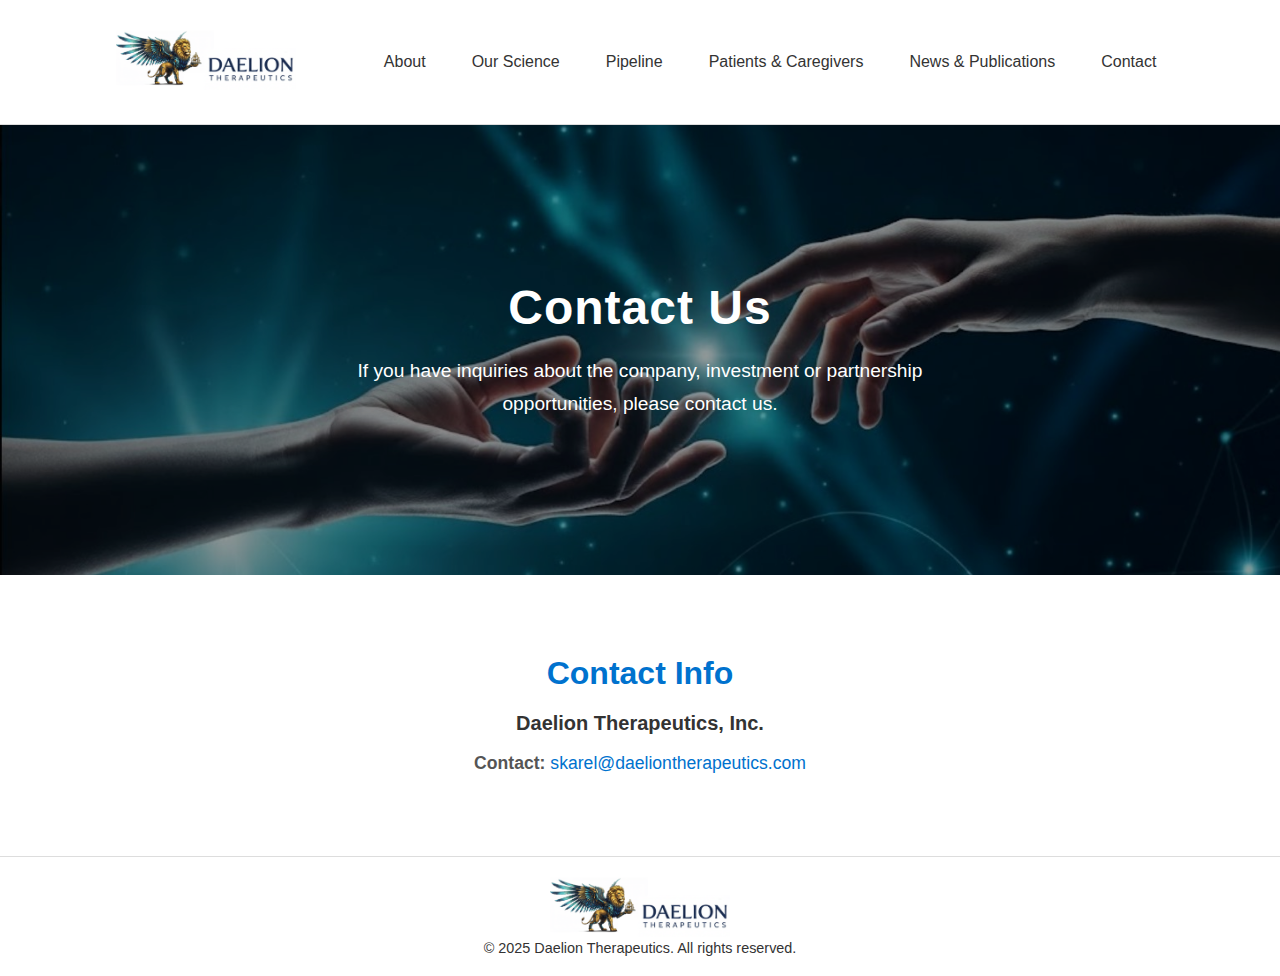
<file: contact/index.html>
<!DOCTYPE html>
<!--CONTACT US-->
<html lang="en">
<head>
  <meta charset="UTF-8" />
  <meta name="viewport" content="width=device-width, initial-scale=1.0" />
  <title>Contact Us</title>
  <link rel="stylesheet" href="../css/style.css" />
</head>
<body>
  <!-- Header -->
  <header>
    <div class="header-container">
      <div class="logo">
		  <a href="../index.html">
			<img src="../images/placeholder-logo.png" alt="Daelion Therapeutics Logo" />
		  </a>
      </div>
    <!-- Hidden checkbox toggle for mobile -->
    <input type="checkbox" id="menu-toggle" class="menu-toggle" />
    <label for="menu-toggle" class="hamburger">
      <span></span>
      <span></span>
      <span></span>
    </label>
	
      <nav id="main-nav" >
        <ul class="nav-links">
          <li class="dropdown">
            <a href = "#">About</a>
            <ul class="dropdown-content">
              <li><a href="../mission/index.html">Mission</a></li>
              <li><a href="../leadership/index.html">Leadership</a></li>
            </ul>
          </li>
          <li class="dropdown">
            <a href="../odetiglucan/index.html">Our Science</a>
          </li>
          <li class="dropdown">
            <a href="../pipeline/index.html">Pipeline</a>
          </li>
          <li class="dropdown">
            <a href="../patients-and-caregivers/index.html">Patients & Caregivers</a>
          </li>
          <li class="dropdown">
            <a href="../news-publications/index.html">News & Publications</a>
          </li>
          <li><a href="../contact/index.html">Contact</a></li>
        </ul>
      </nav>
    </div>
  </header>

  <!-- Hero Section with Image -->
  <section class="hero">
    <img 
      src="../images/contactus.jpg" 
      alt="Immunotherapy Hero Image" 
      class="hero-image"
    />
    <div class="hero-overlay">
      <div class="hero-text">
        <h1>Contact Us</h1>
        <p>
          If you have inquiries about the company, investment or partnership opportunities, please contact us.
        </p>
      </div>
    </div>
  </section>

  <main>

<!-- Contact Us Section -->
<!-- Contact Section -->
<!-- Contact Section -->
<section class="contact-section white-bg">
  <div class="section-container contact-container">
    <div class="contact-info" style="max-width: 600px; margin: 0 auto;">
      <h2>Contact Info</h2>
      
      <div class="facility">
        <h3>Daelion Therapeutics, Inc.</h3>
        <address>
        </address>
        <p></p>
      </div>
      
      <div class="contact-emails">
        <p><strong>Contact:</strong> <a href="mailto:skarel@daeliontherapeutics.com">skarel@daeliontherapeutics.com</a></p>
      </div>
    </div>
  </div>
</section>




  </main>

  <!-- Footer -->
  <footer class="site-footer">
    <div class="footer-content">
      <div class="footer-logo">
        <img src="../images/placeholder-logo.png" alt="Daelion Therapeutics Logo" />
      </div>
      <p>© 2025 Daelion Therapeutics. All rights reserved.</p>
    </div>
  </footer>

  <script src="../js/script.js"></script>
</body>
</html>
</file>
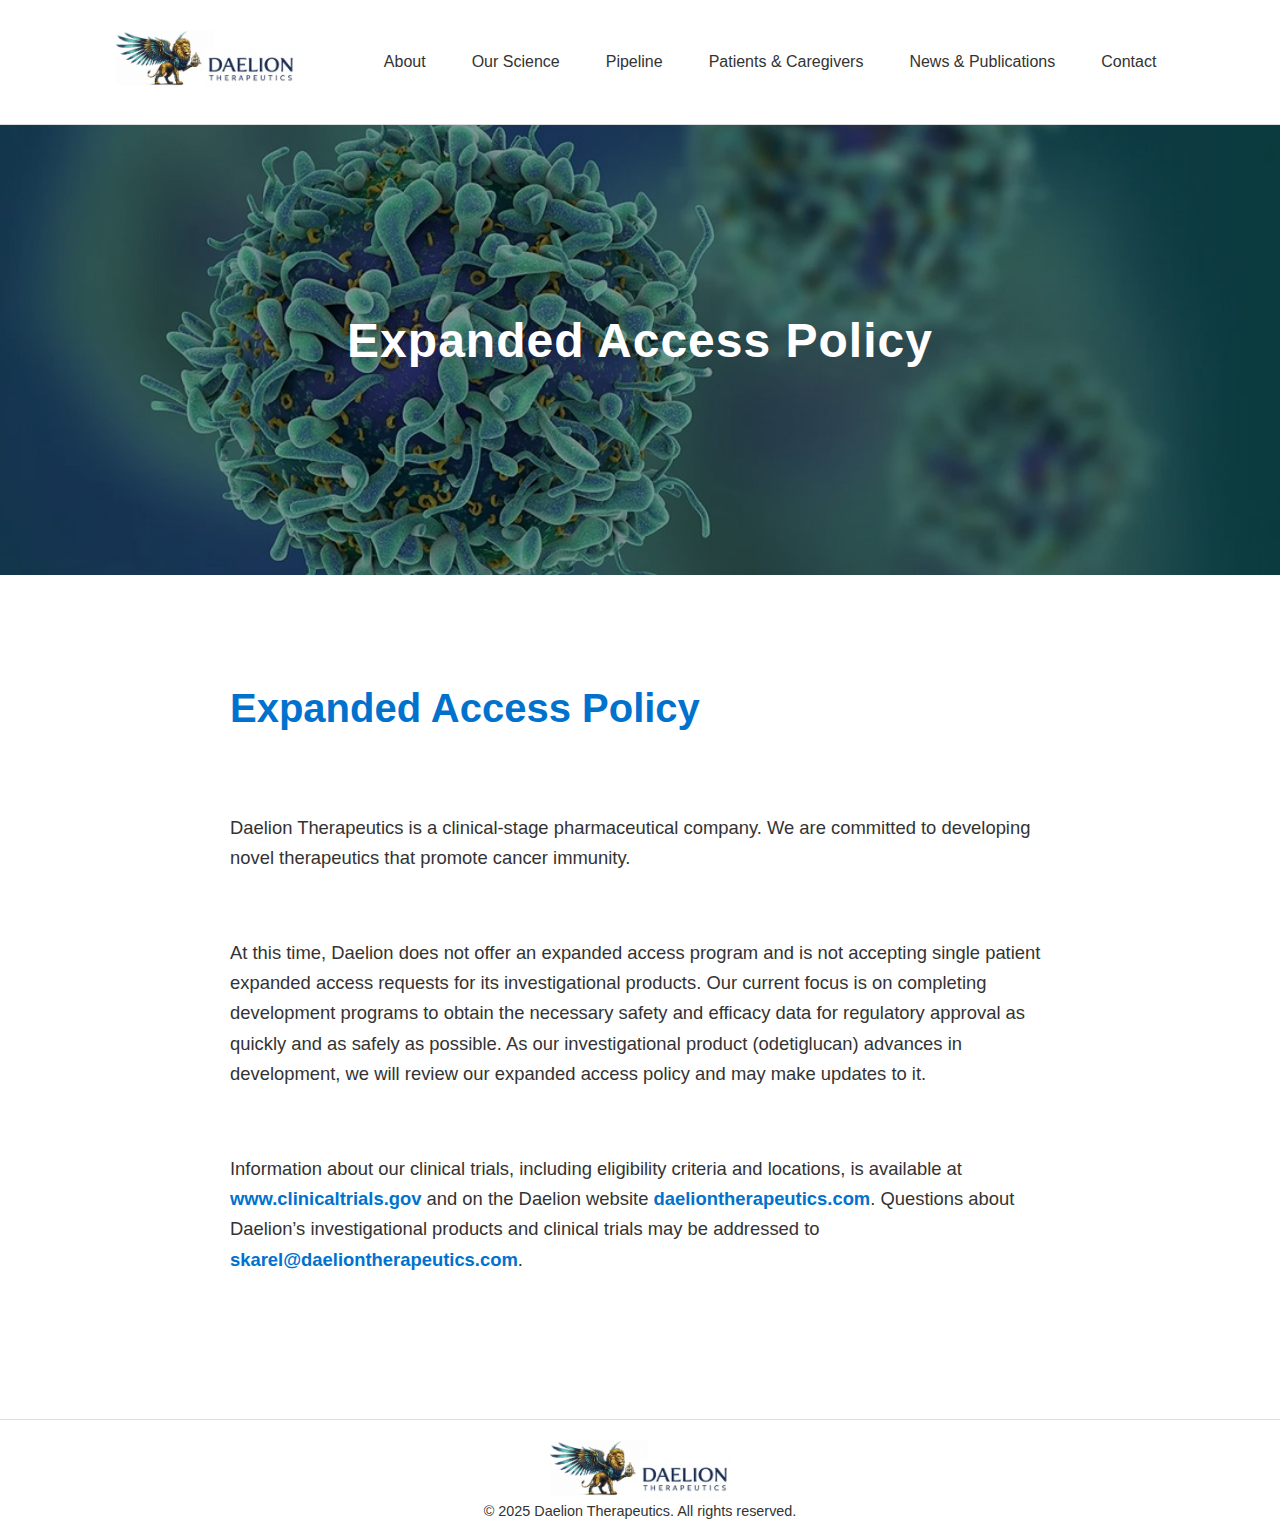
<file: expanded-access-policy/index.html>
<!DOCTYPE html>
<!--EXPANDED ACCESS POLICY-->
<html lang="en">
<head>
  <meta charset="UTF-8" />
  <meta name="viewport" content="width=device-width, initial-scale=1.0" />
  <title>Expanded Access Policy</title>
  <link rel="stylesheet" href="../css/style.css" />
</head>
<body>
  <!-- Header -->
  <header>
    <div class="header-container">
      <div class="logo">
		  <a href="../">
			<img src="../images/placeholder-logo.png" alt="Daelion Therapeutics Logo" />
		  </a>
      </div>
     <!-- Hidden checkbox toggle for mobile -->
    <input type="checkbox" id="menu-toggle" class="menu-toggle" />
    <label for="menu-toggle" class="hamburger">
      <span></span>
      <span></span>
      <span></span>
    </label>
	
      <nav id="main-nav" >
        <ul class="nav-links">
          <li class="dropdown">
            <a href = "#">About</a>
            <ul class="dropdown-content">
              <li><a href="../mission/">Mission</a></li>
              <li><a href="../leadership/">Leadership</a></li>
            </ul>
          </li>
          <li class="dropdown">
            <a href="../odetiglucan/">Our Science</a>
          </li>
          <li class="dropdown">
            <a href="../pipeline/">Pipeline</a>
          </li>
          <li class="dropdown">
            <a href="../patients-and-caregivers/">Patients & Caregivers</a>
          </li>
          <li class="dropdown">
            <a href="../news-publications/">News & Publications</a>
          </li>
          <li><a href="../contact/">Contact</a></li>
        </ul>
      </nav>
    </div>
  </header>

  <!-- Hero Section with Image -->
  <section class="hero">
    <img 
      src="../images/background_1.jpg" 
      alt="Immunotherapy Hero Image" 
      class="hero-image"
    />
    <div class="hero-overlay">
      <div class="hero-text">
        <h1>Expanded Access Policy</h1>
        <p>
	
        </p>
      </div>
    </div>
  </section>

  <main>
<!-- Expanded Access Policy Section -->
<!-- Expanded Access Policy Section -->
<section class="expanded-access-section white-bg">
  <div class="section-container expanded-access-container">
    <h2>Expanded Access Policy</h2>
    <p>
      Daelion Therapeutics is a clinical-stage pharmaceutical company. We are committed to developing novel therapeutics that promote cancer immunity.
    </p>
    <p>
      At this time, Daelion does not offer an expanded access program and is not accepting single patient expanded access requests for its investigational products. Our current focus is on completing development programs to obtain the necessary safety and efficacy data for regulatory approval as quickly and as safely as possible. As our investigational product (odetiglucan) advances in development, we will review our expanded access policy and may make updates to it.
    </p>
    <p>
      Information about our clinical trials, including eligibility criteria and locations, is available at <a href="https://www.clinicaltrials.gov" target="_blank" rel="noopener noreferrer">www.clinicaltrials.gov</a> and on the Daelion website <a href="home.html" target="_blank" rel="noopener noreferrer">daeliontherapeutics.com</a>. Questions about Daelion’s investigational products and clinical trials may be addressed to <a href="mailto:skarel@daeliontherapeutics.com">skarel@daeliontherapeutics.com</a>.
    </p>
  </div>
</section>


	
  </main>

  <!-- Footer -->
  <footer class="site-footer">
    <div class="footer-content">
      <div class="footer-logo">
        <img src="../images/placeholder-logo.png" alt="Daelion Therapeutics Logo" />
      </div>
      <p>© 2025 Daelion Therapeutics. All rights reserved.</p>
    </div>
  </footer>

  <script src="../js/script.js"></script>
</body>
</html>
</file>
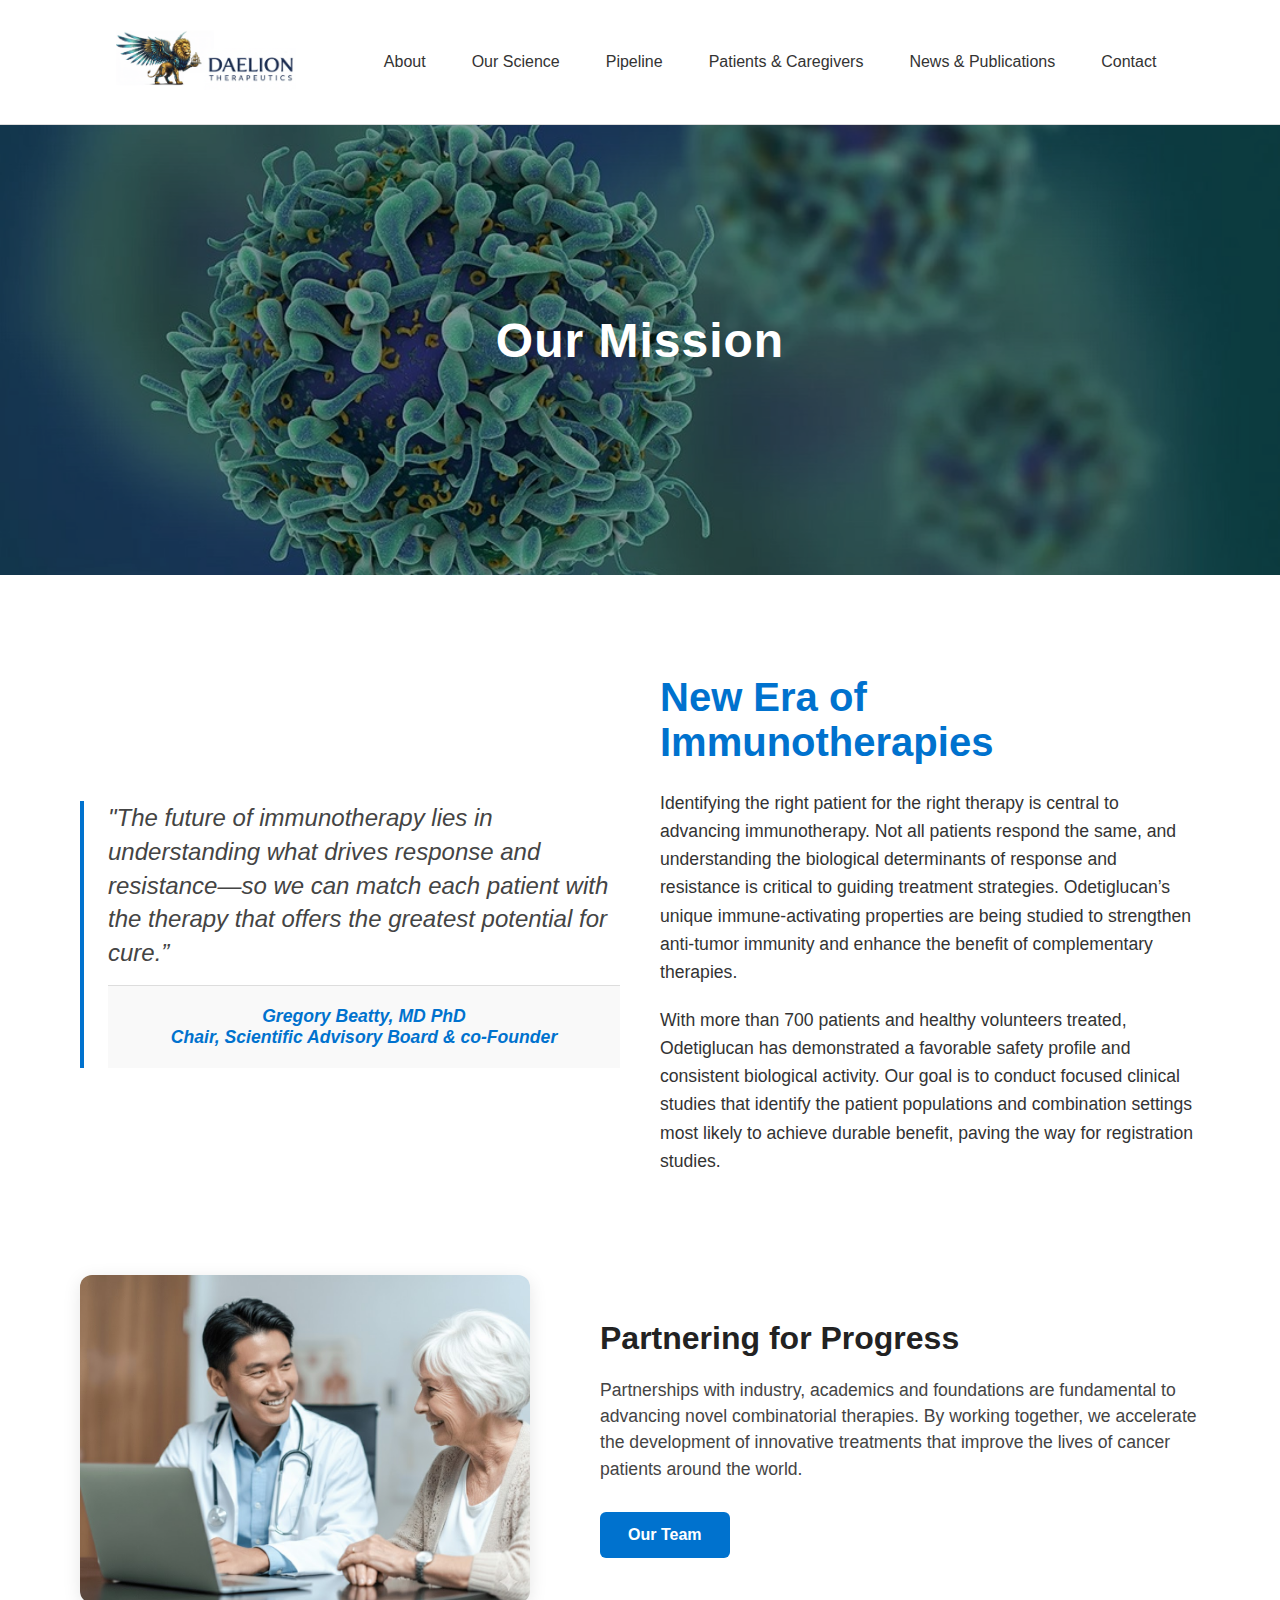
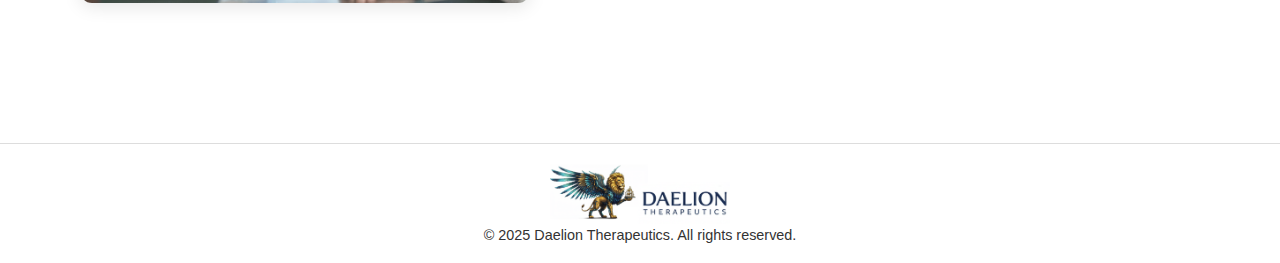
<file: mission/index.html>
<!DOCTYPE html>
<!--MISSION-->
<html lang="en">
<head>
  <meta charset="UTF-8" />
  <meta name="viewport" content="width=device-width, initial-scale=1.0" />
  <title>Our Mission</title>
  <link rel="stylesheet" href="../css/style.css" />
</head>
<body>
  <!-- Header -->
  <header>
    <div class="header-container">
      <div class="logo">
		  <a href="../">
			<img src="../images/placeholder-logo.png" alt="Daelion Therapeutics Logo" />
		  </a>
      </div>
     <!-- Hidden checkbox toggle for mobile -->
    <input type="checkbox" id="menu-toggle" class="menu-toggle" />
    <label for="menu-toggle" class="hamburger">
      <span></span>
      <span></span>
      <span></span>
    </label>
	
      <nav id="main-nav" >
        <ul class="nav-links">
          <li class="dropdown">
            <a href = "#">About</a>
            <ul class="dropdown-content">
              <li><a href="../mission/">Mission</a></li>
              <li><a href="../leadership/">Leadership</a></li>
            </ul>
          </li>
          <li class="dropdown">
            <a href="../odetiglucan/">Our Science</a>
          </li>
          <li class="dropdown">
            <a href="../pipeline/">Pipeline</a>
          </li>
          <li class="dropdown">
            <a href="../patients-and-caregivers/">Patients & Caregivers</a>
          </li>
          <li class="dropdown">
            <a href="../news-publications/">News & Publications</a>
          </li>
          <li><a href="../contact/">Contact</a></li>
        </ul>
      </nav>
    </div>
  </header>

  <!-- Hero Section with Image -->
  <section class="hero">
    <img 
      src="../images/background_1.jpg" 
      alt="Immunotherapy Hero Image" 
      class="hero-image"
    />
    <div class="hero-overlay">
      <div class="hero-text">
        <h1>Our Mission</h1>
        <p>
         </p>
      </div>
    </div>
  </section>

  <main>
<!-- Mission Quote and Statement Section -->
<section class="mission-quote-statement white-bg">
  <div class="section-container mission-container">
    <div class="quote-wrapper">
      <blockquote>
        <p>
          "The future of immunotherapy lies in understanding what drives response and resistance—so we can match each patient with the therapy that offers the greatest potential for cure.”
        </p>
        <footer>
          <cite>Gregory Beatty, MD PhD<br/>Chair, Scientific Advisory Board &amp; co-Founder</cite>
        </footer>
      </blockquote>
    </div>
    <div class="statement-wrapper">
      <h2>New Era of Immunotherapies</h2>
      <p>Identifying the right patient for the right therapy is central to advancing immunotherapy. Not all patients respond the same, and understanding the biological determinants of response and resistance is
	  critical to guiding treatment strategies. Odetiglucan’s unique immune‑activating properties are being studied to strengthen anti‑tumor immunity and enhance the benefit of complementary therapies.</p>
      <p>With more than 700 patients and healthy volunteers treated, Odetiglucan has demonstrated a favorable safety profile and consistent biological activity. Our goal is to conduct focused clinical studies that identify the patient populations and combination settings most likely to achieve durable benefit, paving the way for registration studies.</p>
    </div>
  </div>
</section>

<!-- Partnership Section -->
<section class="partnership-section white-bg">
  <div class="section-container partnership-container">
    <div class="image-wrapper">
      <img src="../images/doctors_office_2.jpg" alt="Partnership with industry, academics and foundations" />
    </div>
    <div class="text-wrapper">
      <h2>Partnering for Progress</h2>
      <p>
        Partnerships with industry, academics and foundations are fundamental to advancing novel combinatorial therapies. By working together, we accelerate the development of innovative treatments that improve the lives of cancer patients around the world.
      </p>
      <a href="../leadership/" class="learn-more-button">Our Team</a>
    </div>
  </div>
</section>

  </main>

  <!-- Footer -->
  <footer class="site-footer">
    <div class="footer-content">
      <div class="footer-logo">
        <img src="../images/placeholder-logo.png" alt="Daelion Therapeutics Logo" />
      </div>
      <p>© 2025 Daelion Therapeutics. All rights reserved.</p>
    </div>
  </footer>

  <script src="../js/script.js"></script>
</body>
</html>
</file>
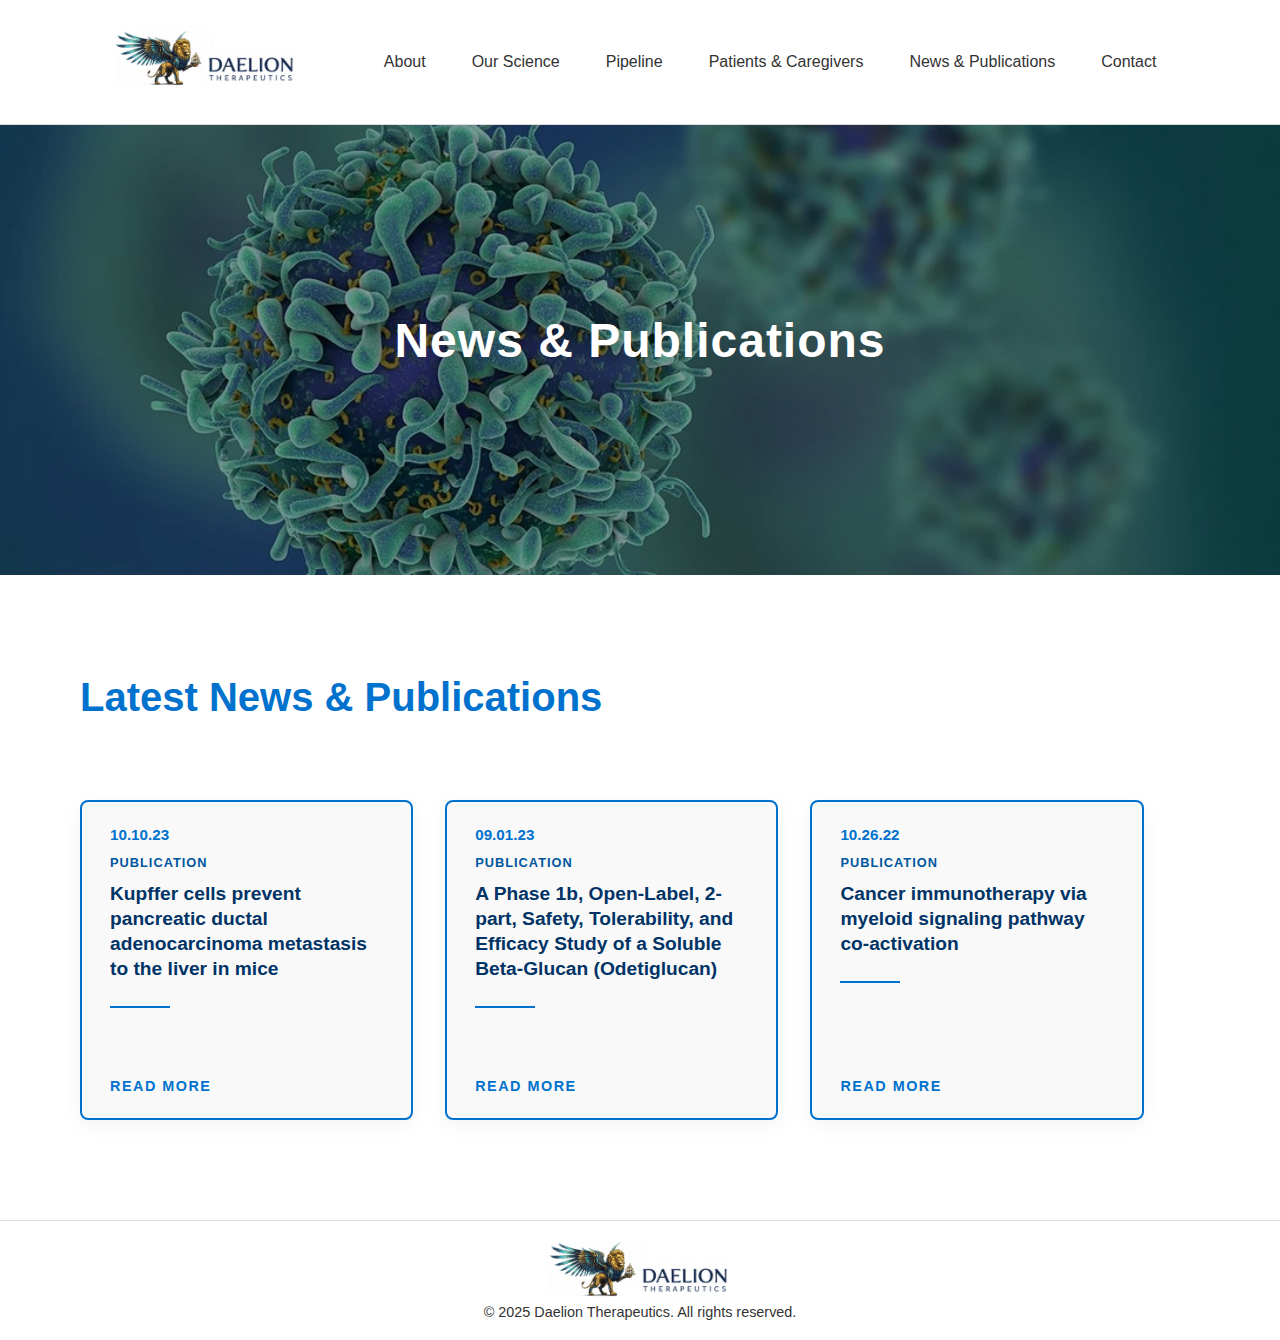
<file: news-publications/index.html>
<!DOCTYPE html>
<!--NEWS-PUBLICATIONS-->
<html lang="en">
<head>
  <meta charset="UTF-8" />
  <meta name="viewport" content="width=device-width, initial-scale=1.0" />
  <title>News & Publications</title>
  <link rel="stylesheet" href="../css/style.css" />
</head>
<body>
  <!-- Header -->
  <header>
    <div class="header-container">
      <div class="logo">
		  <a href="../index.html">
			<img src="../images/placeholder-logo.png" alt="Daelion Therapeutics Logo" />
		  </a>
      </div>
     <!-- Hidden checkbox toggle for mobile -->
    <input type="checkbox" id="menu-toggle" class="menu-toggle" />
    <label for="menu-toggle" class="hamburger">
      <span></span>
      <span></span>
      <span></span>
    </label>
	
      <nav id="main-nav" >
        <ul class="nav-links">
          <li class="dropdown">
            <a href = "#">About</a>
            <ul class="dropdown-content">
              <li><a href="../mission/index.html">Mission</a></li>
              <li><a href="../leadership/index.html">Leadership</a></li>
            </ul>
          </li>
          <li class="dropdown">
            <a href="../odetiglucan/index.html">Our Science</a>
          </li>
          <li class="dropdown">
            <a href="../pipeline/index.html">Pipeline</a>
          </li>
          <li class="dropdown">
            <a href="../patients-and-caregivers/index.html">Patients & Caregivers</a>
          </li>
          <li class="dropdown">
            <a href="../news-publications/index.html">News & Publications</a>
          </li>
          <li><a href="../contact/index.html">Contact</a></li>
        </ul>
      </nav>
    </div>
  </header>

  <!-- Hero Section with Image -->
  <section class="hero">
    <img 
      src="../images/background_1.jpg" 
      alt="Immunotherapy Hero Image" 
      class="hero-image"
    />
    <div class="hero-overlay">
      <div class="hero-text">
        <h1>News & Publications</h1>
        <p>
	
        </p>
      </div>
    </div>
  </section>

  <main>
<!-- News & Publications Section -->
<section class="news-publications-section white-bg">
  <div class="section-container news-publications-container">
    <h2>Latest News & Publications</h2>
    <div class="news-grid">
      <!-- Example news/publication item -->
      <a href="https://www.nature.com/articles/s41467-023-41771-z" class="news-item" target="_blank" rel="noopener noreferrer">
        <div class="news-date">10.10.23</div>
        <div class="news-type">Publication</div>
        <h3 class="news-title">Kupffer cells prevent pancreatic ductal adenocarcinoma metastasis to the liver in mice</h3>
		<hr class="news-separator" />
		<div class="read-more">READ MORE</div>
      </a>

      <a href="https://aacrjournals.org/cancerres/article/84/17_Supplement_2/PR-10/747743/Abstract-PR-10-Phase-1b-study-of-maintenance" class="news-item" target="_blank" rel="noopener noreferrer">
        <div class="news-date">09.01.23</div>
        <div class="news-type">Publication</div>
        <h3 class="news-title">A Phase 1b, Open-Label, 2-part, Safety, Tolerability, and Efficacy Study of a Soluble Beta-Glucan (Odetiglucan)</h3>
		<hr class="news-separator" />
		<div class="read-more">READ MORE</div>
	  </a>

      <a href="https://pubmed.ncbi.nlm.nih.gov/37976347/" class="news-item" target="_blank" rel="noopener noreferrer">
        <div class="news-date">10.26.22</div>
        <div class="news-type">Publication</div>
        <h3 class="news-title">Cancer immunotherapy via myeloid signaling pathway co-activation</h3>
		<hr class="news-separator" />
		<div class="read-more">READ MORE</div>
      </a>

    </div>
  </div>
</section>

	
  </main>

  <!-- Footer -->
  <footer class="site-footer">
    <div class="footer-content">
      <div class="footer-logo">
        <img src="../images/placeholder-logo.png" alt="Daelion Therapeutics Logo" />
      </div>
      <p>© 2025 Daelion Therapeutics. All rights reserved.</p>
    </div>
  </footer>

  <script src="/js/script.js"></script>
</body>
</html>
</file>
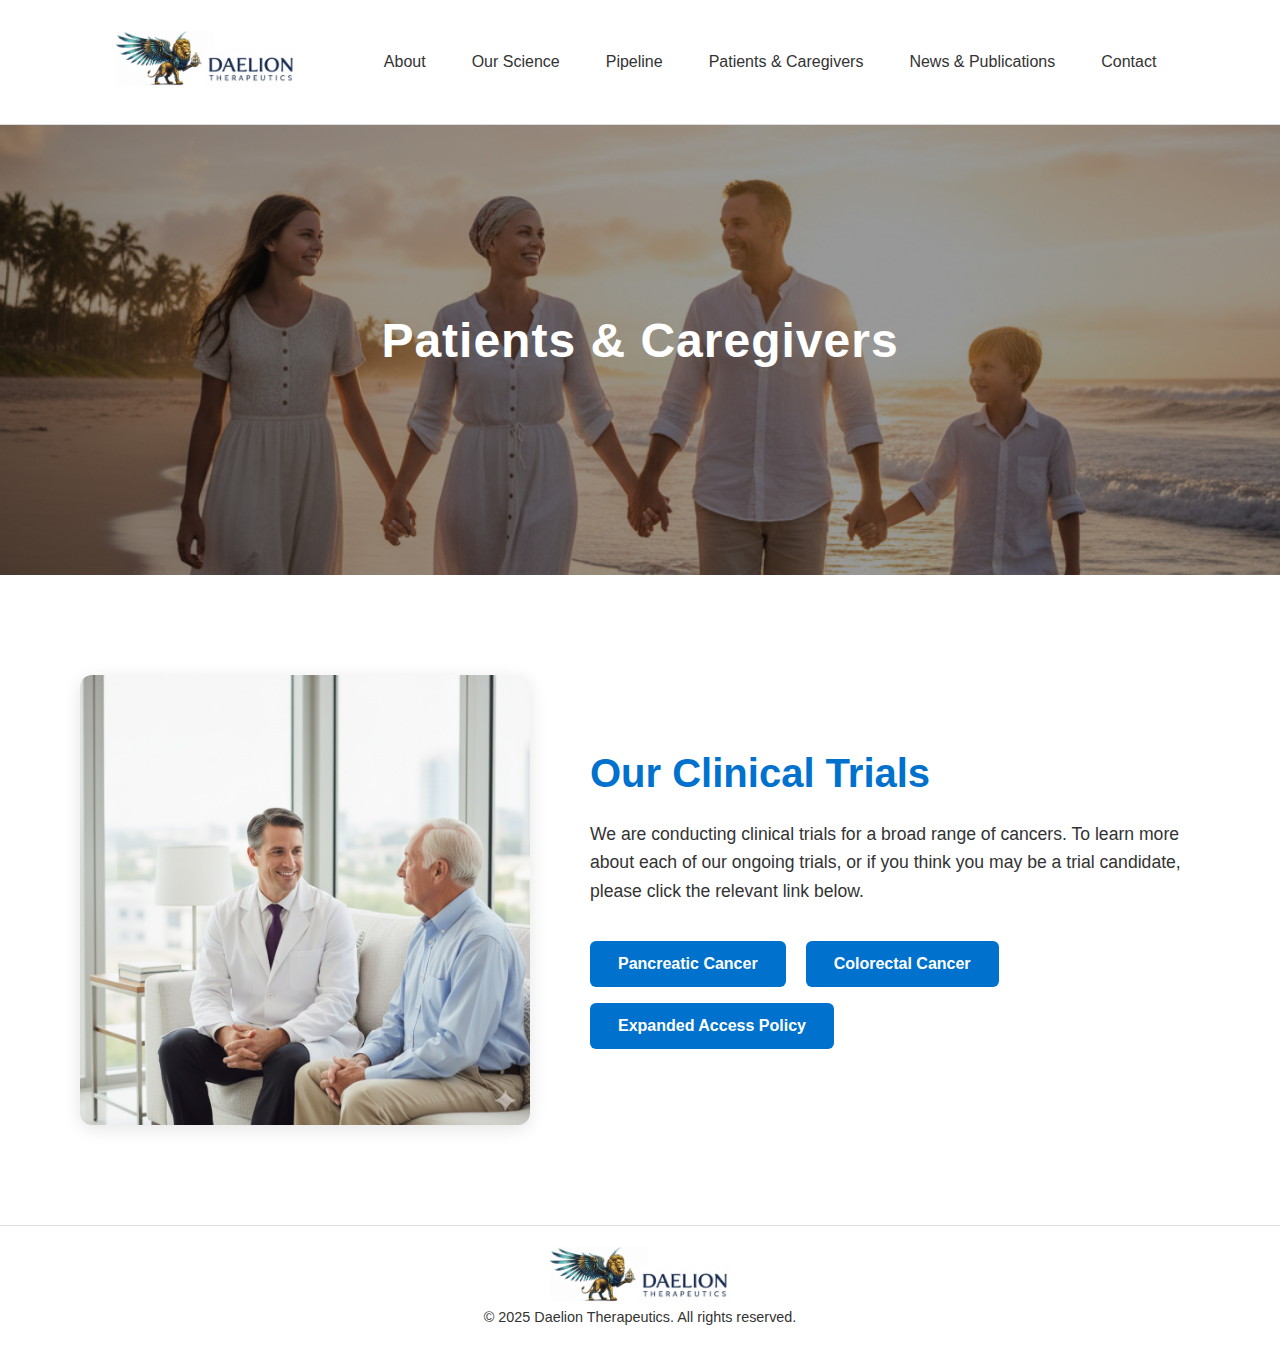
<file: patients-and-caregivers/index.html>
<!DOCTYPE html>
<!--PATIENT-AND-CAREGIVERS-->
<html lang="en">
<head>
  <meta charset="UTF-8" />
  <meta name="viewport" content="width=device-width, initial-scale=1.0" />
  <title>Patients & Caregivers</title>
  <link rel="stylesheet" href="../css/style.css" />
</head>
<body>
  <!-- Header -->
  <header>
    <div class="header-container">
      <div class="logo">
		  <a href="../index.html">
			<img src="../images/placeholder-logo.png" alt="Daelion Therapeutics Logo" />
		  </a>
      </div>
    <!-- Hidden checkbox toggle for mobile -->
    <input type="checkbox" id="menu-toggle" class="menu-toggle" />
    <label for="menu-toggle" class="hamburger">
      <span></span>
      <span></span>
      <span></span>
    </label>
	
      <nav id="main-nav" >
        <ul class="nav-links">
          <li class="dropdown">
            <a href = "#">About</a>
            <ul class="dropdown-content">
              <li><a href="../mission/index.html">Mission</a></li>
              <li><a href="../leadership/index.html">Leadership</a></li>
            </ul>
          </li>
          <li class="dropdown"><a href="../odetiglucan/index.html">Our Science</a></li>
          <li class="dropdown"><a href="../pipeline/index.html">Pipeline</a></li>
          <li class="dropdown"><a href="../patients-and-caregivers/index.html">Patients & Caregivers</a></li>
          <li class="dropdown"><a href="../news-publications/index.html">News & Publications</a></li>
          <li><a href="../contact/index.html">Contact</a></li>
        </ul>
      </nav>
    </div>
  </header>

  <!-- Hero Section with Image -->
  <section class="hero">
    <img 
      src="../images/Patient_image.png" 
      alt="Immunotherapy Hero Image" 
      class="hero-image"
    />
    <div class="hero-overlay">
      <div class="hero-text">
        <h1>Patients & Caregivers</h1>
        <p>
	
        </p>
      </div>
    </div>
  </section>

  <main>
<!-- Patients & Caregivers Section -->
<section class="patients-caregivers-section white-bg">
  <div class="section-container patients-caregivers-container">
    <div class="image-wrapper">
      <img src="../images/doctors_office.jpg" alt="Patients and Caregivers" />
    </div>
    <div class="content-wrapper">
      <h2>Our Clinical Trials</h2>
      <p>We are conducting clinical trials for a broad range of cancers. To learn more about each of our ongoing trials, or if you think you may be a trial candidate, please click the relevant link below.</p>
      <div class="trial-buttons">
        <a href="https://clinicaltrials.gov/study/NCT07199764?term=odetiglucan&rank=3" class="trial-button" target="_blank" rel="noopener nonreferrer">Pancreatic Cancer</a>
        <a href="https://clinicaltrials.gov/study/NCT07082439?term=odetiglucan&rank=1" class="trial-button" target="_blank" rel="noopener nonreferrer">Colorectal Cancer</a>
		<a href="../expanded-access-policy/index.html" class="trial-button">Expanded Access Policy</a>
      </div>
    </div>
  </div>
</section>


	
  </main>

  <!-- Footer -->
  <footer class="site-footer">
    <div class="footer-content">
      <div class="footer-logo">
        <img src="../images/placeholder-logo.png" alt="Daelion Therapeutics Logo" />
      </div>
      <p>© 2025 Daelion Therapeutics. All rights reserved.</p>
    </div>
  </footer>

  <script src="/js/script.js"></script>
</body>
</html>
</file>
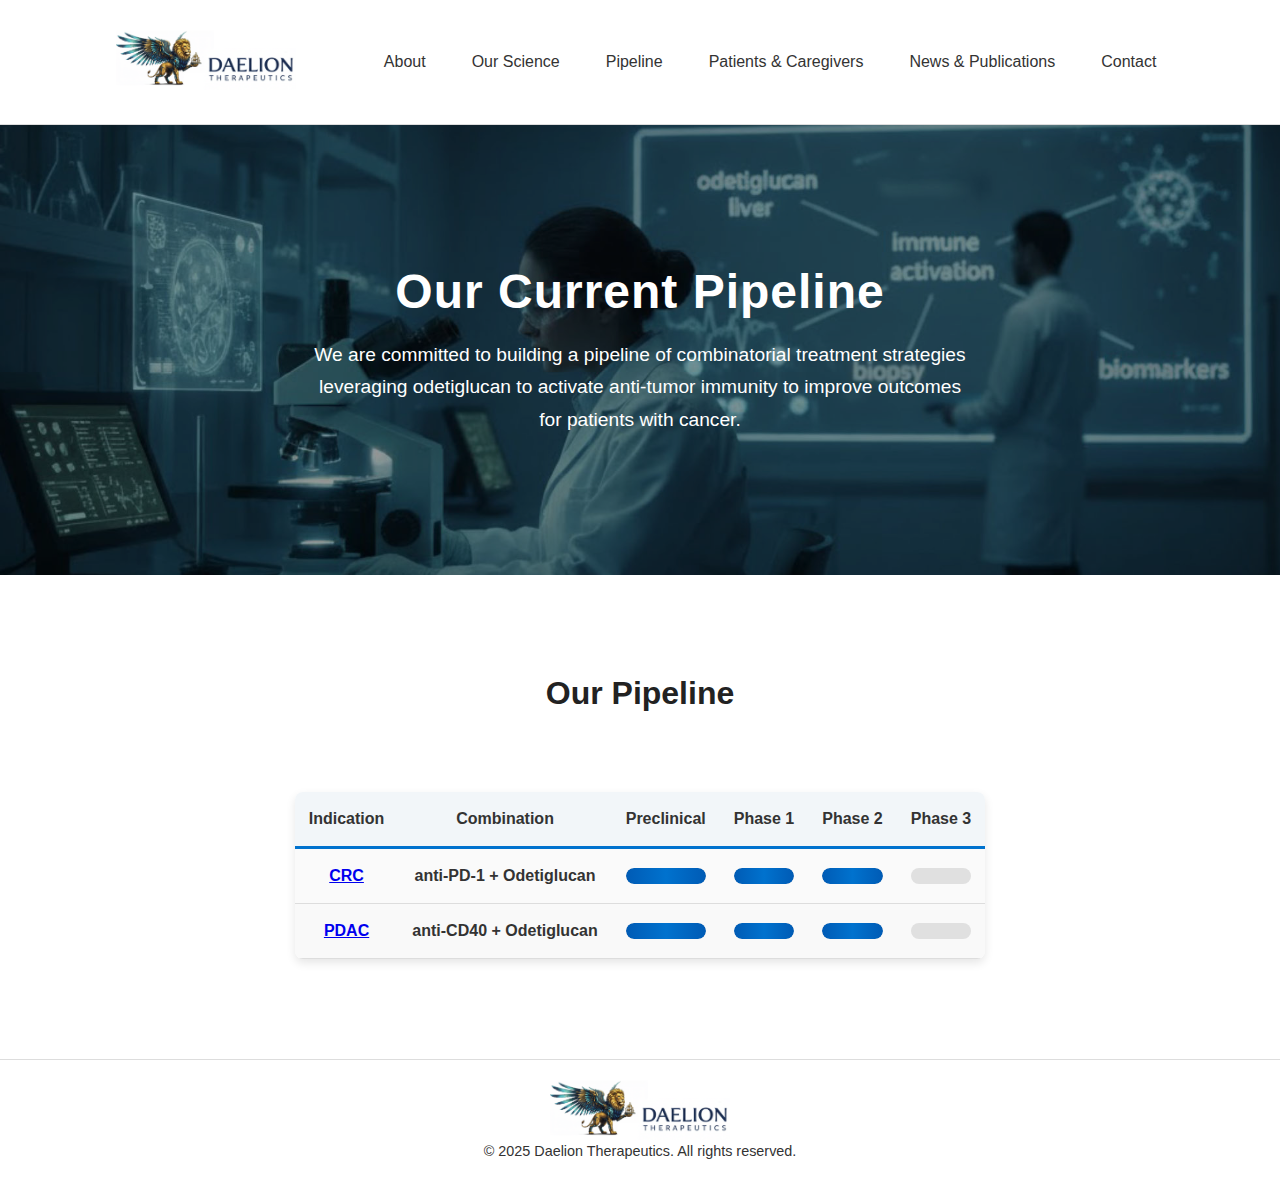
<file: pipeline/index.html>
<!DOCTYPE html>
<!--PIPELINE-->
<html lang="en">
<head>
  <meta charset="UTF-8" />
  <meta name="viewport" content="width=device-width, initial-scale=1.0" />
  <title>Pipeline</title>
  <link rel="stylesheet" href="../css/style.css" />
</head>
<body>
  <!-- Header -->
  <header>
    <div class="header-container">
      <div class="logo">
		  <a href="../index.html">
			<img src="../images/placeholder-logo.png" alt="Daelion Therapeutics Logo" />
		  </a>
      </div>
    <!-- Hidden checkbox toggle for mobile -->
    <input type="checkbox" id="menu-toggle" class="menu-toggle" />
    <label for="menu-toggle" class="hamburger">
      <span></span>
      <span></span>
      <span></span>
    </label>
	
      <nav id="main-nav" >
        <ul class="nav-links">
          <li class="dropdown">
            <a href = "#">About</a>
            <ul class="dropdown-content">
              <li><a href="../mission/index.html">Mission</a></li>
              <li><a href="../leadership/index.html">Leadership</a></li>
            </ul>
          </li>
          <li class="dropdown">
            <a href="../odetiglucan/index.html">Our Science</a>
          </li>
          <li class="dropdown">
            <a href="../pipeline/index.html">Pipeline</a>
          </li>
          <li class="dropdown">
            <a href="../patients-and-caregivers/index.html">Patients & Caregivers</a>
          </li>
          <li class="dropdown">
            <a href="../news-publications/index.html">News & Publications</a>
          </li>
          <li><a href="../contact/index.html">Contact</a></li>
        </ul>
      </nav>
    </div>
  </header>

  <!-- Hero Section with Image -->
  <section class="hero">
    <img 
      src="../images/pipeline_1.jpg" 
      alt="Immunotherapy Hero Image" 
      class="hero-image"
    />
    <div class="hero-overlay">
      <div class="hero-text">
        <h1>Our Current Pipeline</h1>
        <p>
          We are committed to building a pipeline of combinatorial treatment strategies leveraging odetiglucan to activate anti-tumor immunity to improve outcomes for patients with cancer.
        </p>
      </div>
    </div>
  </section>

  <main>

<!-- Pipeline Section -->
<section class="pipeline-section white-bg">
  <div class="section-container pipeline-container">
    <h2>Our Pipeline</h2>
	<div class="table-wrapper">
    <table class="pipeline-table">
      <thead>
        <tr>
          <th>Indication</th>
          <th>Combination</th>
          <th>Preclinical</th>
          <th>Phase 1</th>
          <th>Phase 2</th>
          <th>Phase 3</th>
        </tr>
      </thead>
		<tbody>
		  <tr>
			<td><a href="https://clinicaltrials.gov/study/NCT07082439?term=odetiglucan&rank=1" target="_blank" rel="noopener nonreferrer">CRC</a></td> 
			<td>anti-PD‑1 + Odetiglucan</td>
			<td><div class="progress-cell active"></div></td> <!-- Preclinical highlighted -->
			<td><div class="progress-cell active"></div></td>
			<td><div class="progress-cell active"></div></td>
			<td><div class="progress-cell"></div></td>
		  </tr>
		  <tr>
			<td><a href="https://clinicaltrials.gov/study/NCT07199764?term=odetiglucan&rank=3" target="_blank" rel="noopener nonreferrer">PDAC</a></td> 
			<td>anti-CD40 + Odetiglucan</td>
			<td><div class="progress-cell active"></div></td> <!-- Preclinical highlighted -->
			<td><div class="progress-cell active"></div></td>
			<td><div class="progress-cell active"></div></td>
			<td><div class="progress-cell"></div></td>
		  </tr>
		</tbody>

    </table>
  </div>
  </div>
</section>
  </main>

  <!-- Footer -->
  <footer class="site-footer">
    <div class="footer-content">
      <div class="footer-logo">
        <img src="../images/placeholder-logo.png" alt="Daelion Therapeutics Logo" />
      </div>
      <p>© 2025 Daelion Therapeutics. All rights reserved.</p>
    </div>
  </footer>

  <script src="/js/script.js"></script>
</body>
</html>
</file>
<file: css/style.css>
/* Reset default margin/padding and set box-sizing */
* {
  margin: 0;
  padding: 0;
  box-sizing: border-box;
}

/* Base body styles */
body {
  font-family: 'Helvetica Neue', Arial, sans-serif;
  color: #333;
  background-color: #fff;
}

/* Header styles */
header {
  display: flex;
  justify-content: space-between;
  align-items: center;
  padding: 15px 40px;
  border-bottom: 1px solid #ddd;
  background-color: #fff;
}

/* Container inside header, max width and center alignment */
.header-container {
  display: flex;
  justify-content: space-between;
  align-items: center;
  max-width: 1200px;
  margin: 0 auto;
  padding: 15px 40px;
  gap: 40px;
}

/* Logo sizing */
.logo img {
  height: 60px;
  width: auto;
}

/* Navigation list styling */
.nav-links {
  list-style: none;
  display: flex;
  gap: 30px;
}

/* Link styling */
.nav-links a {
  text-decoration: none;
  color: #333;
  font-weight: 500;
  padding: 10px 8px;
}

/* Link hover color */
.nav-links a:hover {
  color: #0072ce;
}

.menu-toggle {
  position: absolute;       /* Remove from flow */
  width: 1px;               /* Minimal width */
  height: 1px;              /* Minimal height */
  margin: -1px;             /* Remove margin */
  padding: 0;
  border: 0;
  clip: rect(0 0 0 0);      /* Clip so not visible */
  clip-path: inset(50%);    /* Clip-path alternative */
  overflow: hidden;
  white-space: nowrap;
}

/* Dropdown container setup */
.dropdown {
  position: relative;
}

/* Dropdown menu */
.dropdown-content {
  display: none;
  position: absolute;
  top: 100%;
  left: 0;
  background-color: white;
  box-shadow: 0 2px 8px rgba(0,0,0,0.1);
  padding: 10px;
  min-width: 180px;
  z-index: 10;
}

/* Dropdown list items */
.dropdown-content li {
  margin: 5px 0;
}

/* Show dropdown on hover (except on small screens overridden below) */
.dropdown:hover .dropdown-content {
  display: block;
}

/* Hero section styles */
.hero {
  position: relative;
  height: 50vh;
  overflow: hidden;
}

.hero-image {
  width: 100%;
  height: 100%;
  object-fit: cover;
  position: absolute;
  top: 0;
  left: 0;
  z-index: -1;
  max-height: 600px;
}

.hero-overlay {
  position: absolute;
  top: 0;
  left: 0;
  width: 100%;
  height: 100%;
  background: rgba(0, 0, 0, 0.4);
  display: flex;
  justify-content: center;
  align-items: center;
  text-align: center;
}

.hero-video {
  width: 100%;
  height: 100%;
  object-fit: cover;
}

.video-container {
  position: absolute;
  top: 0;
  left: 0;
  width: 100%;
  height: 100%;
  overflow: hidden;
}

.video-container video {
  width: 100%;
  height: 100%;
  object-fit: cover;
}

.hero-text {
  text-align: center;
  color: white;
  max-width: 700px;
  padding: 0 20px;
}

.hero-text h1 {
  font-size: 3rem;
  margin-bottom: 20px;
  letter-spacing: 1px;
}

.hero-text p {
  font-size: 1.2rem;
  line-height: 1.7;
}

/* Main content padding */
main {
  padding: 40px;
}

/* Content headings */
.content h2 {
  margin-bottom: 20px;
  font-size: 1.8rem;
  display: block;
  margin-left: auto;
  margin-right: auto;
  margin-bottom: 0; /* reduced bottom margin */
}

/* Paragraphs inside content */
.content p {
  font-size: 1.1rem;
  line-height: 1.5;
  color: #333;
  margin-top: 0;
  margin-bottom: 30px;
  width: 100%;
}

/* Containers for layout consistency */
.section-container {
  max-width: 1200px;
  margin: 0 auto;
  padding: 0 20px; /* horizontal padding */
  width: 100%;
  display: flex;
  gap: 40px;
  align-items: center;
  justify-content: space-between;
  flex-wrap: wrap;
}

/* Side-by-side section with light background */
.side-by-side-section {
  display: flex;
  align-items: center;
  justify-content: space-between;
  padding: 10px;
  gap: 40px;
  flex-wrap: wrap;
  background-color: #f9f9f9;
}

/* Text wrapper sizing */
.text-wrapper {
  flex: 1 1 400px;
  max-width: 600px;
}

.text-wrapper h2 {
  font-size: 2rem;
  margin-bottom: 20px;
  color: #222;
}

.text-wrapper p {
  font-size: 1.1rem;
  line-height: 1.5;
  margin-bottom: 30px;
  color: #444;
}

/* Buttons with consistent style */
.learn-more-button {
  background-color: #0072ce;
  color: white;
  border: none;
  padding: 14px 28px;
  font-size: 1rem;
  border-radius: 6px;
  font-weight: 600;
  cursor: pointer;
  transition: background-color 0.3s ease;
  text-decoration: none;
  display: inline-block;
}

.learn-more-button:hover,
.learn-more-button:focus {
  background-color: #005fa3;
  outline: none;
}

/* Image wrapper for consistent spacing and shadow */
.image-wrapper {
  flex: 1 1 400px;
  max-width: 450px; /* unified max-width for general use */
  border-radius: 12px;
  overflow: hidden;
  box-shadow: 0 4px 18px rgba(0,0,0,0.1);
}

.image-wrapper img {
  width: 100%;
  height: auto;
  object-fit: cover;
  display: block;
  border-radius: 6px; /* subtle rounding inside image wrapper */
}

/* Footer styling */
footer {
  text-align: center;
  padding: 20px;
  border-top: 1px solid #ddd;
  font-size: 0.9rem;
  background-color: #f9f9f9;
}

.site-footer {
  background-color: white;
  color: #333; /* Adjust text color accordingly for readability */
}

/* Footer banner section */
.footer-banner {
  position: relative;
  width: 100%;
  height: 180px;
  overflow: hidden;
  margin-top: 40px;
}

.footer-banner-image {
  position: absolute;
  top: 0;
  left: 0;
  width: 100%;
  height: 100%;
  object-fit: cover;
  z-index: 0;
}

.footer-menu-overlay {
  position: absolute;
  top: 0;
  left: 0;
  width: 100%;
  height: 100%;
  background: rgba(0, 0, 0, 0.5);
  display: flex;
  align-items: center;
  justify-content: center;
  z-index: 1;
  padding: 0 20px;
  box-sizing: border-box;
}

.footer-menu-container {
  display: flex;
  align-items: center;
  gap: 60px;
  max-width: 1200px;
  width: 100%;
}

/* Footer logo size */
.footer-logo img {
  height: 60px;
  width: auto;
}

/* Footer navigation */
.footer-nav {
  list-style: none;
  display: flex;
  gap: 30px;
  flex-wrap: wrap;
  justify-content: center;
  align-items: center;
  flex: 1;
  font-weight: 500;
  padding-left: 0;
  position: relative;
}

.footer-nav > li {
  position: relative;
  list-style: none;
}

.footer-nav li a {
  text-decoration: none;
  color: white;
  font-weight: 500;
  padding: 12px 8px;
  display: block;
  font-size: 1.05rem;
  transition: color 0.3s ease;
}

.footer-nav li a:hover {
  color: #66aaff;
}

/* Footer dropdown content */
.footer-nav .dropdown-content {
  display: none;
  position: absolute;
  top: 100%;
  left: 0;
  background-color: #222;
  box-shadow: 0 2px 8px rgba(0, 0, 0, 0.4);
  padding: 10px 0;
  min-width: 180px;
  z-index: 1000;
  border-radius: 4px;
}

.footer-nav .dropdown-content li {
  padding: 0;
  margin: 0;
  list-style: none;
}

.footer-nav .dropdown-content li a {
  padding: 10px 20px;
  color: white;
  font-weight: 400;
  white-space: nowrap;
}

.footer-nav .dropdown-content li a:hover {
  background-color: #444;
  color: #66aaff;
}

/* Show footer dropdown on hover */
.footer-nav li.dropdown:hover > .dropdown-content {
  display: block;
}

/* Utility classes */
.white-bg {
  background-color: white;
}

.centered-text {
  text-align: center;
}

/* Pipeline Table Section */
.pipeline-section {
  padding: 60px 20px;
  background-color: #fff;
  text-align: center;
}

.pipeline-section h2 {
  font-size: 2rem;
  margin-bottom: 40px;
  color: #222;
}

.pipeline-container {
  flex-direction: column;
}

.pipeline-table {
  width: 100%;
  max-width: 900px;
  margin: 0 auto;
  border-collapse: collapse;
  font-size: 1rem;
  box-shadow: 0 4px 10px rgba(0,0,0,0.1);
  border-radius: 8px;
  overflow: hidden;
}

.pipeline-table th, .pipeline-table td {
  border-bottom: 1px solid #ddd;
  padding: 18px 14px;
  text-align: center;
  background-color: #fafafa;
  font-weight: 600;
}

.pipeline-table thead th {
  background-color: #f2f6f9;
  color: #333;
  border-bottom: 3px solid #0072ce;
}

.pipeline-table tbody tr:nth-child(even) td {
  background-color: #f9f9f9;
}

/* Progress bar styling */
.progress-cell {
  position: relative;
  width: 100%;
  height: 16px;
  background-color: #e0e0e0;
  border-radius: 8px;
  overflow: hidden;
}

.progress-cell.active::after {
  content: "";
  position: absolute;
  top: 0;
  left: 0;
  height: 100%;
  width: 100%;
  background: linear-gradient(270deg, #005bb5, #0072ce, #005bb5);
  border-radius: 8px;
  animation: progressBarAnimation 2s ease forwards;
}

@keyframes progressBarAnimation {
  0% { width: 0%; }
  100% { width: 100%; }
}

.pipeline-table tbody tr:hover {
  background-color: #e6f0fc;
  cursor: default;
}

.progress-cell.active:hover::after {
  background: linear-gradient(270deg, #003d7a, #005bb5, #003d7a);
  transition: background-color 0.3s ease;
}

/* Leadership Section */
.leadership-section {
  padding: 60px 20px;
  background-color: white;
  text-align: center;
}

.leadership-section h2 {
  font-size: 2.5rem;
  margin-bottom: 40px;
  color: #222;
}

.team-grid {
  display: flex;
  justify-content: center;
  gap: 60px;
  flex-wrap: wrap;
  max-width: 900px;
  margin: 0 auto;
}

.team-member {
  width: 280px;
  cursor: pointer;
  outline: none;
}

.team-member .img-container {
  width: 280px;
  height: 280px;
  overflow: hidden;
  border-radius: 12px;
  box-shadow: 0 6px 20px rgba(0,0,0,0.12);
  transition: box-shadow 0.3s ease;
  position: relative;
}

.team-member img {
  width: 100%;
  height: 100%;
  object-fit: cover;
  transition: transform 0.5s ease;
  display: block;
}

.team-member:hover .img-container img,
.team-member:focus .img-container img {
  transform: scale(1.1);
}

.team-member h3 {
  margin-top: 15px;
  font-weight: 700;
  color: #0072ce;
  font-size: 1.3rem;
}

.team-member p {
  font-weight: 500;
  color: #555;
  margin-top: 6px;
}

/* Popup Overlay */
.popup-overlay {
  position: fixed;
  display: none;
  top: 0; left: 0; right: 0; bottom: 0;
  background: rgba(0,0,0,0.85);
  z-index: 2000;
  align-items: center;
  justify-content: center;
  padding: 0 20px;
  overflow-y: auto;
}

.popup-overlay.active {
  display: flex;
  scroll-behavior: smooth;
}

.popup-content {
  background: white;
  width: 90%;
  max-width: 1200px;
  height: 80vh;
  border-radius: 12px;
  display: flex;
  overflow: hidden;
  box-shadow: 0 8px 40px rgba(0,0,0,0.6);
  position: relative;
}

/* Image container takes about 55% width */
.popup-image-container {
  flex: 0 0 55%;
  overflow: hidden;
  position: relative;
}

.popup-image-container img {
  width: 100%;
  height: 100%;
  object-fit: cover;
  object-position: center top;
  display: block;
}

/* Text panel 45% width */
.popup-text {
  flex: 0 0 45%;
  padding: 40px 50px;
  overflow-y: auto;
  text-align: left;
}

.popup-text h3 {
  margin-top: 0;
  margin-bottom: 20px;
  font-size: 2.5rem;
  font-weight: 700;
  color: #0072ce;
  line-height: 1.1;
}

.popup-text p {
  font-size: 1.15rem;
  color: #333;
  line-height: 1.6;
}

/* Close Button */
.close-btn {
  position: absolute;
  top: 50%;
  left: 0;
  transform: translate(-50%, -50%);
  font-size: 3.5rem;
  background: white;
  border-radius: 50%;
  border: none;
  cursor: pointer;
  width: 56px;
  height: 56px;
  line-height: 56px;
  color: #0072ce;
  box-shadow: 0 4px 14px rgba(0,0,0,0.3);
  transition: background-color 0.3s ease, color 0.3s ease;
  padding: 0;
  user-select: none;
  z-index: 2100;
}

.close-btn:hover,
.close-btn:focus {
  background-color: #0072ce;
  color: white;
  outline: none;
}

/* Contact Section */
.contact-section {
  padding: 40px 20px;
  background-color: white;
  display: flex;
  justify-content: center;
  align-items: center;
  box-sizing: border-box;
  text-align: center;
}

.contact-container {
  max-width: 600px;
  width: 100%;
  margin: 0 auto;
}

.contact-info {
  margin: 0;
}

.contact-info h2 {
  margin-bottom: 20px;
  font-size: 2rem;
  color: #0072ce;
}

.facility {
  margin-bottom: 16px;
}

.facility h3 {
  margin-bottom: 6px;
  font-weight: 600;
  font-size: 1.25rem;
}

.facility address,
.contact-emails p {
  font-style: normal;
  font-size: 1.1rem;
  line-height: 1.4;
  color: #555;
  margin-bottom: 8px;
}

.contact-emails p:last-child {
  margin-bottom: 0;
}

.contact-info a {
  color: #0072ce;
  text-decoration: none;
}

.contact-info a:hover {
  text-decoration: underline;
}

.contact-form-wrapper {
  flex: 1 1 400px;
  min-width: 320px;
  background: #f9f9f9;
  padding: 40px 40px 50px;
  border-radius: 12px;
  box-shadow: 0 6px 18px rgba(0,0,0,0.1);
}

.contact-form-wrapper h2 {
  font-size: 2rem;
  margin-bottom: 24px;
  color: #0072ce;
  text-align: center;
}

.contact-form label {
  display: block;
  font-weight: 600;
  margin-bottom: 8px;
  color: #444;
  margin-top: 20px;
}

.contact-form input,
.contact-form textarea {
  width: 100%;
  padding: 12px 14px;
  font-size: 1rem;
  border: 1.5px solid #ccc;
  border-radius: 6px;
  resize: vertical;
  transition: border-color 0.3s ease;
  box-sizing: border-box;
}

.contact-form input:focus,
.contact-form textarea:focus {
  border-color: #0072ce;
  outline: none;
}

/* News Publications Section */
.news-publications-section {
  padding: 60px 20px;
  max-width: 1200px;
  margin: 0 auto;
  box-sizing: border-box;
}

.news-publications-section h2 {
  font-size: 2.5rem;
  margin-bottom: 40px;
  color: #0072ce;
  text-align: center;
}

.news-publications-container {
  width: 100%;
}

.news-grid {
  display: grid;
  grid-template-columns: repeat(auto-fit, minmax(320px, 1fr));
  gap: 24px 32px;
}

.news-item {
  background-color: #f9f9f9;
  border-radius: 8px;
  padding: 24px 28px;
  color: #003366;
  box-shadow: 0 5px 20px rgba(0, 0, 0, 0.05);
  transition: box-shadow 0.25s ease, transform 0.25s ease;
  display: flex;
  flex-direction: column;
  gap: 12px;
  border: 2px solid #0072ce;
  height: auto;
  min-height: 320px;
  box-sizing: border-box;
  justify-content: space-between;
  text-decoration: none;
}

.news-item:hover,
.news-item:focus {
  box-shadow: 0 8px 30px rgba(0, 0, 0, 0.12);
  transform: translateY(-3px);
  outline: none;
  border-color: #005fa3;
}

.news-date {
  font-size: 0.95rem;
  font-weight: 600;
  color: #0072ce;
  text-transform: uppercase;
}

.news-type {
  font-size: 0.8rem;
  font-weight: 700;
  color: #0056a0;
  letter-spacing: 1px;
  text-transform: uppercase;
}

.news-title {
  font-size: 1.2rem;
  font-weight: 600;
  line-height: 1.3;
  margin-bottom: 12px;
  color: #003366;
}

.news-separator {
  border: none;
  border-bottom: 2px solid #0072ce;
  width: 60px;
  margin: 0 0 16px 0;
}

.read-more {
  font-weight: 700;
  color: #0072ce;
  font-size: 0.9rem;
  letter-spacing: 1.5px;
  text-transform: uppercase;
  transition: color 0.25s ease;
  margin-top: auto;
}

.news-item:hover .read-more,
.news-item:focus .read-more {
  color: #005fa3;
  text-decoration: underline;
}

/* Patients & Caregivers Section */
.patients-caregivers-section {
  max-width: 1200px;
  margin: 0 auto;
  padding: 60px 20px;
  box-sizing: border-box;
}

.patients-caregivers-container {
  display: flex;
  gap: 60px;
  align-items: center;
  flex-wrap: wrap;
}

.content-wrapper {
  flex: 1 1 500px;
  max-width: 700px;
}

.content-wrapper h2 {
  font-size: 2.5rem;
  margin-bottom: 24px;
  color: #0072ce;
}

.content-wrapper p {
  font-size: 1.1rem;
  line-height: 1.6;
  margin-bottom: 36px;
  color: #333;
}

.trial-buttons {
  display: flex;
  flex-wrap: wrap;
  gap: 16px 20px;
}

.trial-button {
  display: inline-block;
  background-color: #0072ce;
  color: white;
  font-weight: 600;
  padding: 14px 28px;
  border-radius: 6px;
  text-decoration: none;
  font-size: 1rem;
  transition: background-color 0.3s ease;
  white-space: nowrap;
}

.trial-button:hover,
.trial-button:focus {
  background-color: #005fa3;
  outline: none;
}

/* Expanded Access Section */
.expanded-access-section {
  max-width: 900px;
  margin: 60px auto 80px auto;
  padding: 0 20px;
  box-sizing: border-box;
  color: #333;
  font-size: 1.15rem;
  line-height: 1.65;
}

.expanded-access-container h2 {
  font-size: 2.5rem;
  color: #0072ce;
  margin-bottom: 32px;
  text-align: center;
}

.expanded-access-container p {
  margin-bottom: 24px;
}

.expanded-access-container a {
  color: #0072ce;
  font-weight: 600;
  text-decoration: none;
  transition: color 0.3s ease;
}

.expanded-access-container a:hover,
.expanded-access-container a:focus {
  color: #005fa3;
  text-decoration: underline;
}

/* Mission Quote & Statement Section */
.mission-quote-statement {
  max-width: 1200px;
  margin: 60px auto 80px auto;
  padding: 0 20px;
  display: flex;
  gap: 60px;
  flex-wrap: wrap;
  align-items: stretch;
  box-sizing: border-box;
}

.mission-container > div {
  flex: 1 1 400px;
  min-width: 300px;
}

.quote-wrapper {
  border-left: 4px solid #0072ce;
  padding-left: 24px;
  font-style: italic;
  color: #444;
  display: flex;
  flex-direction: column;
  justify-content: center;
}

.quote-wrapper blockquote p {
  font-size: 1.5rem;
  line-height: 1.4;
  margin-bottom: 16px;
}

.quote-wrapper blockquote footer cite {
  font-size: 1.1rem;
  font-weight: 700;
  color: #0072ce;
  white-space: pre-line;
}

.statement-wrapper h2 {
  font-size: 2.5rem;
  color: #0072ce;
  margin-bottom: 24px;
}

.statement-wrapper p {
  font-size: 1.1rem;
  line-height: 1.6;
  color: #333;
  margin-bottom: 20px;
}

/* Partnership Section */
.partnership-section {
  max-width: 1200px;
  margin: 60px auto 100px auto;
  padding: 0 20px;
  box-sizing: border-box;
}

.partnership-container {
  display: flex;
  gap: 60px;
  flex-wrap: wrap;
  align-items: center;
}

/* Reuse image-wrapper styles above for partnership images */

/* Reuse text-wrapper styles above for partnership text */

/* Responsive adjustments */
/* Small screen adjustments (max-width 600px) */
@media (max-width: 600px) {
  /* Header container: vertical stacking, smaller padding */
  .header-container {
    flex-direction: column;
    padding: 10px;
  }

  /* Nav links stacked vertically */
  .nav-links {
    flex-direction: column;
    gap: 10px;
  }

  /* Hero text heading smaller on small screens */
  .hero-text h1 {
    font-size: 2rem;
  }

  /* Image wrapper full width images */
  .image-wrapper img {
    width: 100%;
    height: auto;
  }

  /* Disable hover dropdown on mobile */
  .dropdown:hover .dropdown-content {
    display: none;
  }

  /* Indicate nav hidden by default, hamburger visible */
  .hamburger {
    display: block;
    font-size: 2.5rem;
    cursor: pointer;
    user-select: none;
  }

  .menu-toggle {
    display: none; /* menu-toggle hidden if unused */
  }

  nav {
    display: none;
    width: 100%;
    position: absolute;
    top: 60px;
    left: 0;
    background: white;
    box-shadow: 0 2px 8px rgba(0,0,0,0.15);
    z-index: 1000;
  }

  /* Show nav when menu toggle is checked */
  .menu-toggle:checked + .hamburger + nav {
    display: block;
  }

  /* Stack nav links vertically with border */
  .nav-links {
    flex-direction: column;
    gap: 0;
  }

  .nav-links li {
    padding: 12px 20px;
    border-bottom: 1px solid #ddd;
  }

  /* Footer navigation dropdown disabled on small screens */
  .footer-nav .dropdown .dropdown-content {
    display: none !important;
  }

  /* Responsive news grid single column */
  .news-item {
    width: 95%;
    margin-left: auto;
    margin-right: auto;
  }

  .news-grid {
  display: grid;
  grid-template-columns: repeat(auto-fit, minmax(280px, 1fr));
  gap: 24px 32px;
  justify-content: center; /* center the grid inside container */
  width: 100%;
  }
  
  .news-item * {
  word-wrap: break-word;
  overflow-wrap: break-word;
  white-space: normal;
}

.table-wrapper {
  overflow-x: auto;           /* Enables horizontal scrolling */
  -webkit-overflow-scrolling: touch; /* Smooth momentum scrolling on iOS */
  width: 100%;
}

.pipeline-table {
  width: 100%;
  min-width: 700px; /* Adjust based on minimum desired scrollable width */
  border-collapse: collapse;
  box-shadow: 0 4px 10px rgba(0,0,0,0.1);
  border-radius: 8px;
  overflow-x: auto;
   -webkit-overflow-scrolling: touch;
   max-width: none;
}

.pipeline-container {
  width: 100%;
  overflow-x: auto;            /* Enable horizontal scrolling */
  -webkit-overflow-scrolling: touch; /* Smooth scrolling on iOS */
  padding: 0;                  /* Remove extra padding that may shrink container */
  margin: 0;                   /* Remove any margin */
}

  /* Header container flex reset for hamburger */
  .header-container {
    flex-direction: row;
    justify-content: space-between;
    align-items: center;
    padding: 10px 20px;
  }

  /* Hamburger button visible and nav toggle */
  #hamburger-button {
    display: block;
  }

  nav#main-nav {
    display: none;
    position: absolute;
    top: 60px;
    right: 10px;
    background: white;
    box-shadow: 0 2px 8px rgba(0,0,0,0.15);
    border-radius: 6px;
    z-index: 9999;
    width: calc(100% - 40px);
    max-width: 300px;
    padding: 10px 0;
  }

  nav#main-nav.open {
    display: block;
  }

  .nav-links {
    flex-direction: column;
    padding: 0 20px;
  }

  .nav-links li {
    margin-bottom: 10px;
  }

  /* Disable dropdown hover on mobile */
  .dropdown:hover .dropdown-content {
    display: none;
  }
  
    /* For content section container and text wrapper: use full width + padding */
  .content.section-container, .mission-quote-statement.white-bg, .partnership-section.white-bg {
	max-width: 100% !important;
    width: 100% !important;
    padding: 0 0px;
    margin: 0 0;
    box-sizing: border-box;
  }
  
    .text-wrapper {
    max-width: 100% !important;
    width: 100% !important;
    margin-left: 0 !important;
    margin-right: 0 !important;
    padding-left: 0px;
    padding-right: 0px;
    box-sizing: border-box;
  }

  /* Side-by-side section: stack vertically */
  .side-by-side-section .section-container {
    flex-direction: column !important;
    align-items: center;
    padding: 0 0px;
	margin-left: 0 !important;
    margin-right: 0 !important;
  }

  .section-container.mission-container {
    flex-direction: column !important;
    align-items: center;
    padding: 0 0px;
	margin-left: 0 !important;
    margin-right: 0 !important;
  }
  
  /* Make image wrapper full-width and below text */
  .side-by-side-section .image-wrapper {
    max-width: 100% !important;
    margin-top: 20px;
    flex: none !important;
  }
    .quote-wrapper {
    text-align: center;
  }
  
    .quote-wrapper, .statement-wrapper, .image-wrapper {
    max-width: 100% !important;
    width: 100% !important;
    margin-left: 0 !important;
    margin-right: 0 !important;
    padding-left: 0px;
    padding-right: 0px;
    box-sizing: border-box;
  }
 
    .expanded-access-section.white-bg, .section-container.expanded-access-container {
    max-width: 100% !important;
    width: 100% !important;
    margin-left: 0 !important;
    margin-right: 0 !important;
    padding-left: 0px;
    padding-right: 0px;
    box-sizing: border-box;
  }

    .pipeline-section.white-bg, .section-container.pipeline-container {
    max-width: 100% !important;
    width: 100% !important;
    margin-left: 0 !important;
    margin-right: 0 !important;
    padding-left: 0px;
    padding-right: 0px;
  }
  /* Text wrapper adjusts width */
 /* .side-by-side-section .text-wrapper {
    width: 100% !important;
    max-width: 600px !important;
  }*/
}

/*_________________MEDIUM SCREENS UP TO 780PX__________________*/

/* Medium screens (up to 899px) */
@media (max-width: 800px) {
  /* Header container: vertical stacking, smaller padding */
  .header-container {
    flex-direction: column;
    padding: 10px;
  }

  /* Nav links stacked vertically */
  .nav-links {
    flex-direction: column;
    gap: 10px;
  }

  /* Hero text heading smaller on small screens */
  .hero-text h1 {
    font-size: 2rem;
  }

  /* Image wrapper full width images */
  .image-wrapper img {
    width: 100%;
    height: auto;
  }

  /* Disable hover dropdown on mobile */
  .dropdown:hover .dropdown-content {
    display: none;
  }

  /* Indicate nav hidden by default, hamburger visible */
  .hamburger {
    display: flex;
    font-size: 2.5rem;
    cursor: pointer;
    user-select: none;
  }

  .menu-toggle {
    display: block; /* menu-toggle hidden if unused */
  }

  nav {
    display: none;
    width: 100%;
    position: absolute;
    top: 60px;
    left: 0;
    background: white;
    box-shadow: 0 2px 8px rgba(0,0,0,0.15);
    z-index: 1000;
  }

  /* Show nav when menu toggle is checked */
  .menu-toggle:checked + .hamburger + nav#main-nav {
    display: block;
  }

  /* Stack nav links vertically with border */
  .nav-links {
    flex-direction: column;
    gap: 0;
  }

  .nav-links li {
    padding: 12px 20px;
    border-bottom: 1px solid #ddd;
  }

  /* Footer navigation dropdown disabled on small screens */
  .footer-nav .dropdown .dropdown-content {
    display: none !important;
  }

  /* Responsive news grid single column */
  .news-item {
    width: 95%;
    margin-left: auto;
    margin-right: auto;
  }

  .news-grid {
  display: grid;
  grid-template-columns: repeat(auto-fit, minmax(280px, 1fr));
  gap: 24px 32px;
  justify-content: center; /* center the grid inside container */
  width: 100%;
  }
  
  .news-item * {
  word-wrap: break-word;
  overflow-wrap: break-word;
  white-space: normal;
}

.table-wrapper {
  overflow-x: auto;           /* Enables horizontal scrolling */
  -webkit-overflow-scrolling: touch; /* Smooth momentum scrolling on iOS */
  width: 100%;
}

.pipeline-table {
  width: 100%;
  min-width: 700px; /* Adjust based on minimum desired scrollable width */
  border-collapse: collapse;
  box-shadow: 0 4px 10px rgba(0,0,0,0.1);
  border-radius: 8px;
  overflow-x: auto;
   -webkit-overflow-scrolling: touch;
   max-width: none;
}

.pipeline-container {
  width: 100%;
  overflow-x: auto;            /* Enable horizontal scrolling */
  -webkit-overflow-scrolling: touch; /* Smooth scrolling on iOS */
  padding: 0;                  /* Remove extra padding that may shrink container */
  margin: 0;                   /* Remove any margin */
}

  /* Header container flex reset for hamburger */
  .header-container {
    flex-direction: row;
    justify-content: space-between;
    align-items: center;
    padding: 10px 20px;
  }

  /* Hamburger button visible and nav toggle */
  #hamburger-button {
    display: block;
  }

  nav#main-nav {
    display: none;
    position: absolute;
    top: 60px;
    right: 10px;
    background: white;
    box-shadow: 0 2px 8px rgba(0,0,0,0.15);
    border-radius: 6px;
    z-index: 9999;
    width: calc(100% - 40px);
    max-width: 300px;
    padding: 10px 0;
  }

  nav#main-nav.open {
    display: block;
  }

  .nav-links {
    flex-direction: column;
    padding: 0 20px;
  }

  .nav-links li {
    margin-bottom: 10px;
  }

  /* Disable dropdown hover on mobile */
  .dropdown:hover .dropdown-content {
    display: none;
  }
  
    /* For content section container and text wrapper: use full width + padding */
  .content.section-container, .mission-quote-statement.white-bg, .partnership-section.white-bg {
	max-width: 100% !important;
    width: 100% !important;
    padding: 0 0px;
    margin: 0 0;
    box-sizing: border-box;
  }
  
    .text-wrapper {
    max-width: 100% !important;
    width: 100% !important;
    margin-left: 0 !important;
    margin-right: 0 !important;
    padding-left: 0px;
    padding-right: 0px;
    box-sizing: border-box;
  }

  /* Side-by-side section: stack vertically */
  .side-by-side-section .section-container {
    flex-direction: column !important;
    align-items: center;
    padding: 0 0px;
	margin-left: 0 !important;
    margin-right: 0 !important;
  }

  .section-container.mission-container {
    flex-direction: column !important;
    align-items: center;
    padding: 0 0px;
	margin-left: 0 !important;
    margin-right: 0 !important;
  }
  
  /* Make image wrapper full-width and below text */
  .side-by-side-section .image-wrapper {
    max-width: 100% !important;
    margin-top: 20px;
    flex: none !important;
  }
    .quote-wrapper {
    text-align: center;
  }
  
    .quote-wrapper, .statement-wrapper, .image-wrapper, .contact-info, .facility {
    max-width: 100% !important;
    width: 100% !important;
    margin-left: 0 !important;
    margin-right: 0 !important;
    padding-left: 0px;
    padding-right: 0px;
    box-sizing: border-box;
  }
 
    .expanded-access-section.white-bg, .section-container.expanded-access-container {
    max-width: 100% !important;
    width: 100% !important;
    margin-left: 0 !important;
    margin-right: 0 !important;
    padding-left: 0px;
    padding-right: 0px;
    box-sizing: border-box;
  }

    .pipeline-section.white-bg, .section-container.pipeline-container {
    max-width: 100% !important;
    width: 100% !important;
    margin-left: 0 !important;
    margin-right: 0 !important;
    padding-left: 0px;
    padding-right: 0px;
  }
  
  .contact-emails {
  display: flex;
  flex-direction: column; /* or row if side by side */
  align-items: center;    /* centers horizontally */
  justify-content: center; /* centers vertically */
  height: 100%; /* or a fixed height like 200px, depending on your layout */
  text-align: center; /* centers text inside the paragraph tags */
}
  
  .popup-content {
    flex-direction: column;
    height: auto;
	min-height: 20vh;
    max-height: 70vh;
	will-change: scroll-position;
	  height: calc(100% + 1px);
  }

  .popup-image-container,
  .popup-text {
    flex: none;
    width: 100%;
    padding: 20px 30px;
  }  

  .popup-text {
  flex: 0 0 45%;
  padding: 40px 50px;
  max-height: 80vh;`
  overflow-y: auto;  /* Allows vertical scrolling */
  text-align: left;
  -webkit-overflow-scrolling: touch;
  }
.popup-overlay {
  position: fixed;
  display: none;
  top: 0; left: 0; right: 0; bottom: 0;
  background: rgba(0,0,0,0.85);
  z-index: 2000;
  align-items: center;
  justify-content: center;
  padding: 0 20px;
  overflow-y: auto;
}

.popup-overlay.active {
  display: flex;
  scroll-behavior: smooth;
}  


  /* Text wrapper adjusts width */
 /* .side-by-side-section .text-wrapper {
    width: 100% !important;
    max-width: 600px !important;
  }*/
}

/* Show hamburger on small screens */
@media (max-width: 800px) {
.menu-toggle {
  display: none;
}

.hamburger {
  display: flex;
  flex-direction: column;
  justify-content: space-around;
  width: 26px;
  height: 24px;
  cursor: pointer;
  z-index: 2100;
}

.hamburger span {
  display: block;
  width: 100%;
  height: 3px;
  background-color: #333;
  border-radius: 2px;
  transition: all 0.3s ease;
}

/* Hide nav initially */
#main-nav {
  display: none;
  position: fixed;
  top: 0;
  left: 0;
  width: 100%;
  height: 100%;
  background: white;
  flex-direction: column;
  justify-content: center;
  align-items: center;
  padding: 50px 0;
  z-index: 2000;
  overflow-y: auto;
}

/* When checkbox is checked, show nav fullscreen */
.menu-toggle:checked ~ nav#main-nav {
  display: flex;
}

/* Animate hamburger into X */
.menu-toggle:checked + .hamburger span:nth-child(1) {
  transform: rotate(45deg) translate(5px, 5px);
}
.menu-toggle:checked + .hamburger span:nth-child(2) {
  opacity: 0;
}
.menu-toggle:checked + .hamburger span:nth-child(3) {
  transform: rotate(-45deg) translate(6px, -6px);
}

/* Nav link styles */
.nav-links {
  flex-direction: column;
  gap: 20px;
  padding: 0;
}

.nav-links li {
  font-size: 1.5rem;
  list-style: none;
  padding: 12px 24px;
  border-bottom: 1px solid #ddd;
  width: 100%;
  text-align: center;
}
/* Hide dropdown submenus inside hamburger nav by default */
.nav-links .dropdown-content {
  display: none;
  position: static; /* Make dropdowns flow vertically inside full screen menu */
  box-shadow: none;
  background: transparent;
  padding-left: 15px; /* Indent submenu */
}

/* Show submenu when parent li is focused or active */
.nav-links li.dropdown:focus-within > .dropdown-content,
.nav-links li.dropdown:hover > .dropdown-content {
  display: block;
}

/* Optional: make dropdown-content items style consistent inside mobile nav */
.nav-links .dropdown-content li {
  padding: 10px 0;
  border-bottom: 1px solid #ddd;
}

.nav-links .dropdown-content li a {
  font-size: 1.3rem;
  color: #333;
}

/* Remove absolute positioning and shadows from dropdown on mobile */
.nav-links .dropdown-content {
  position: static;
  box-shadow: none;
  background: transparent;
}

}
</file>
